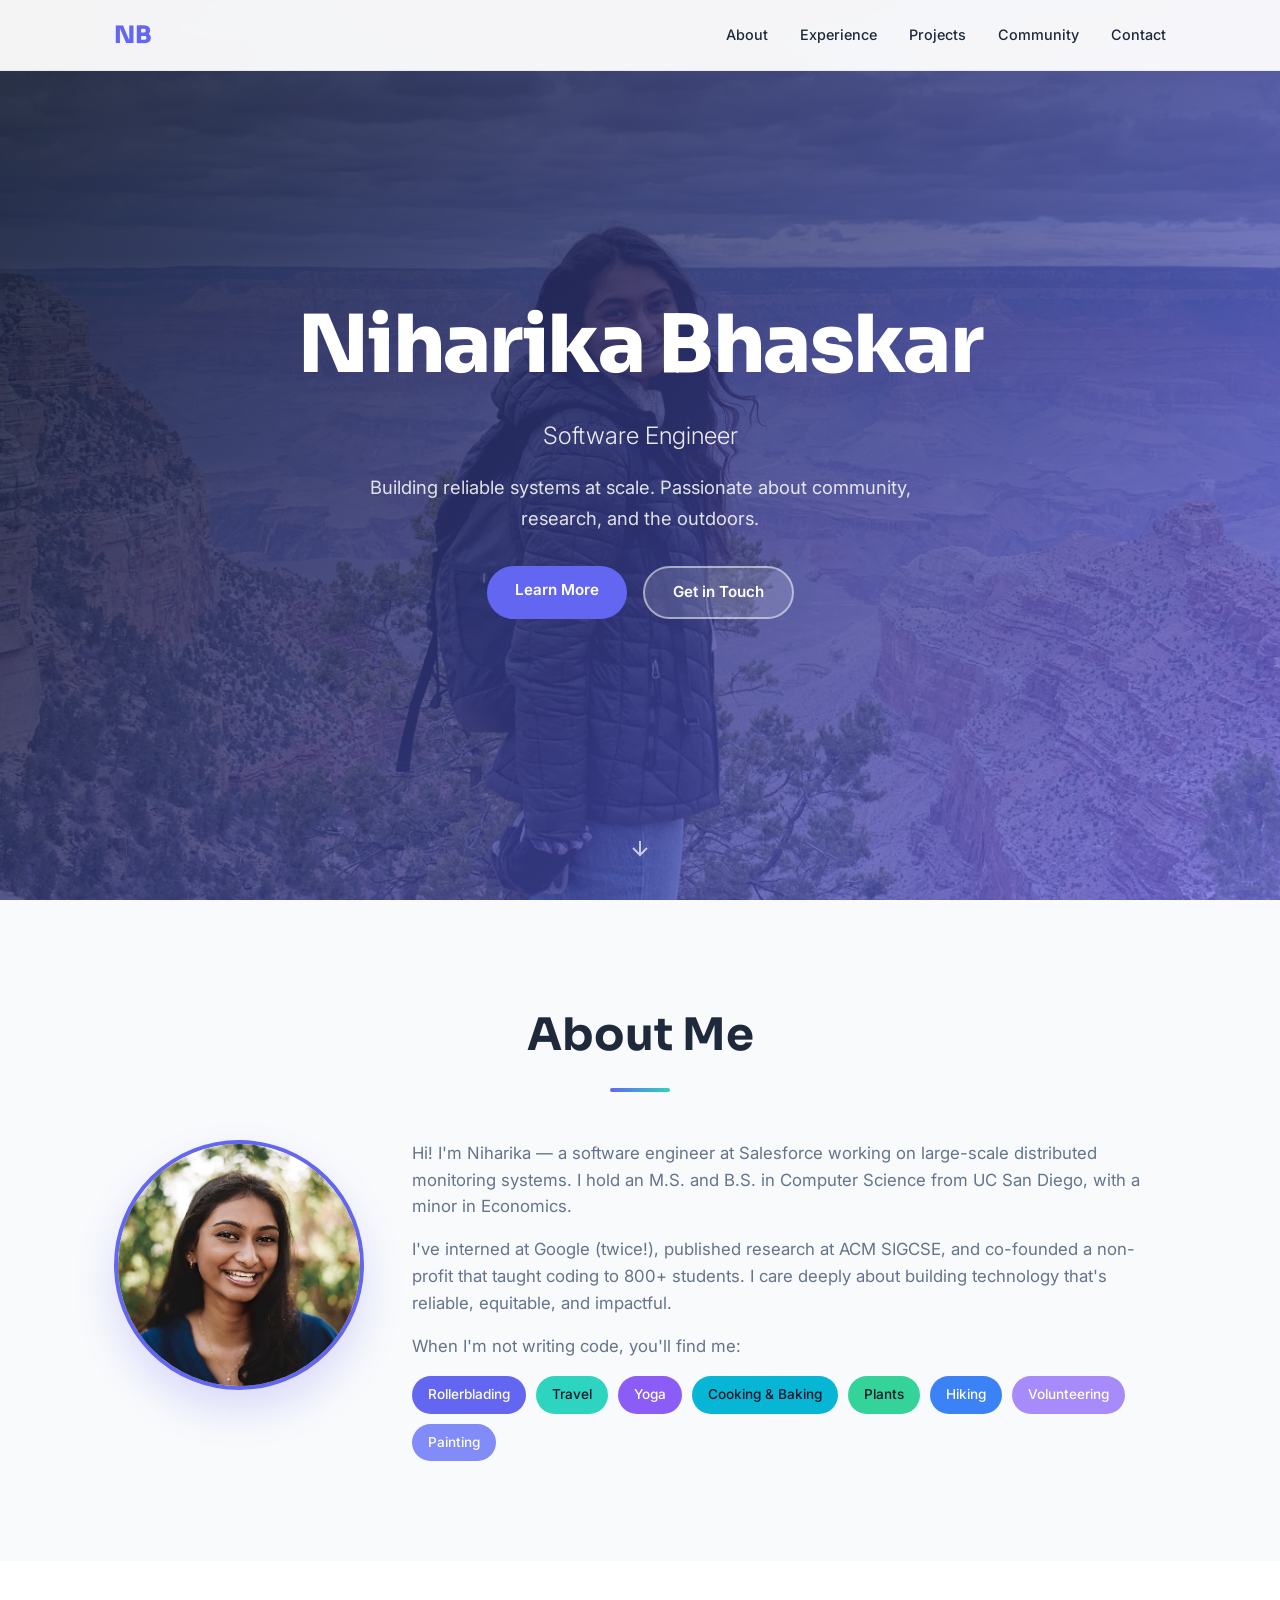
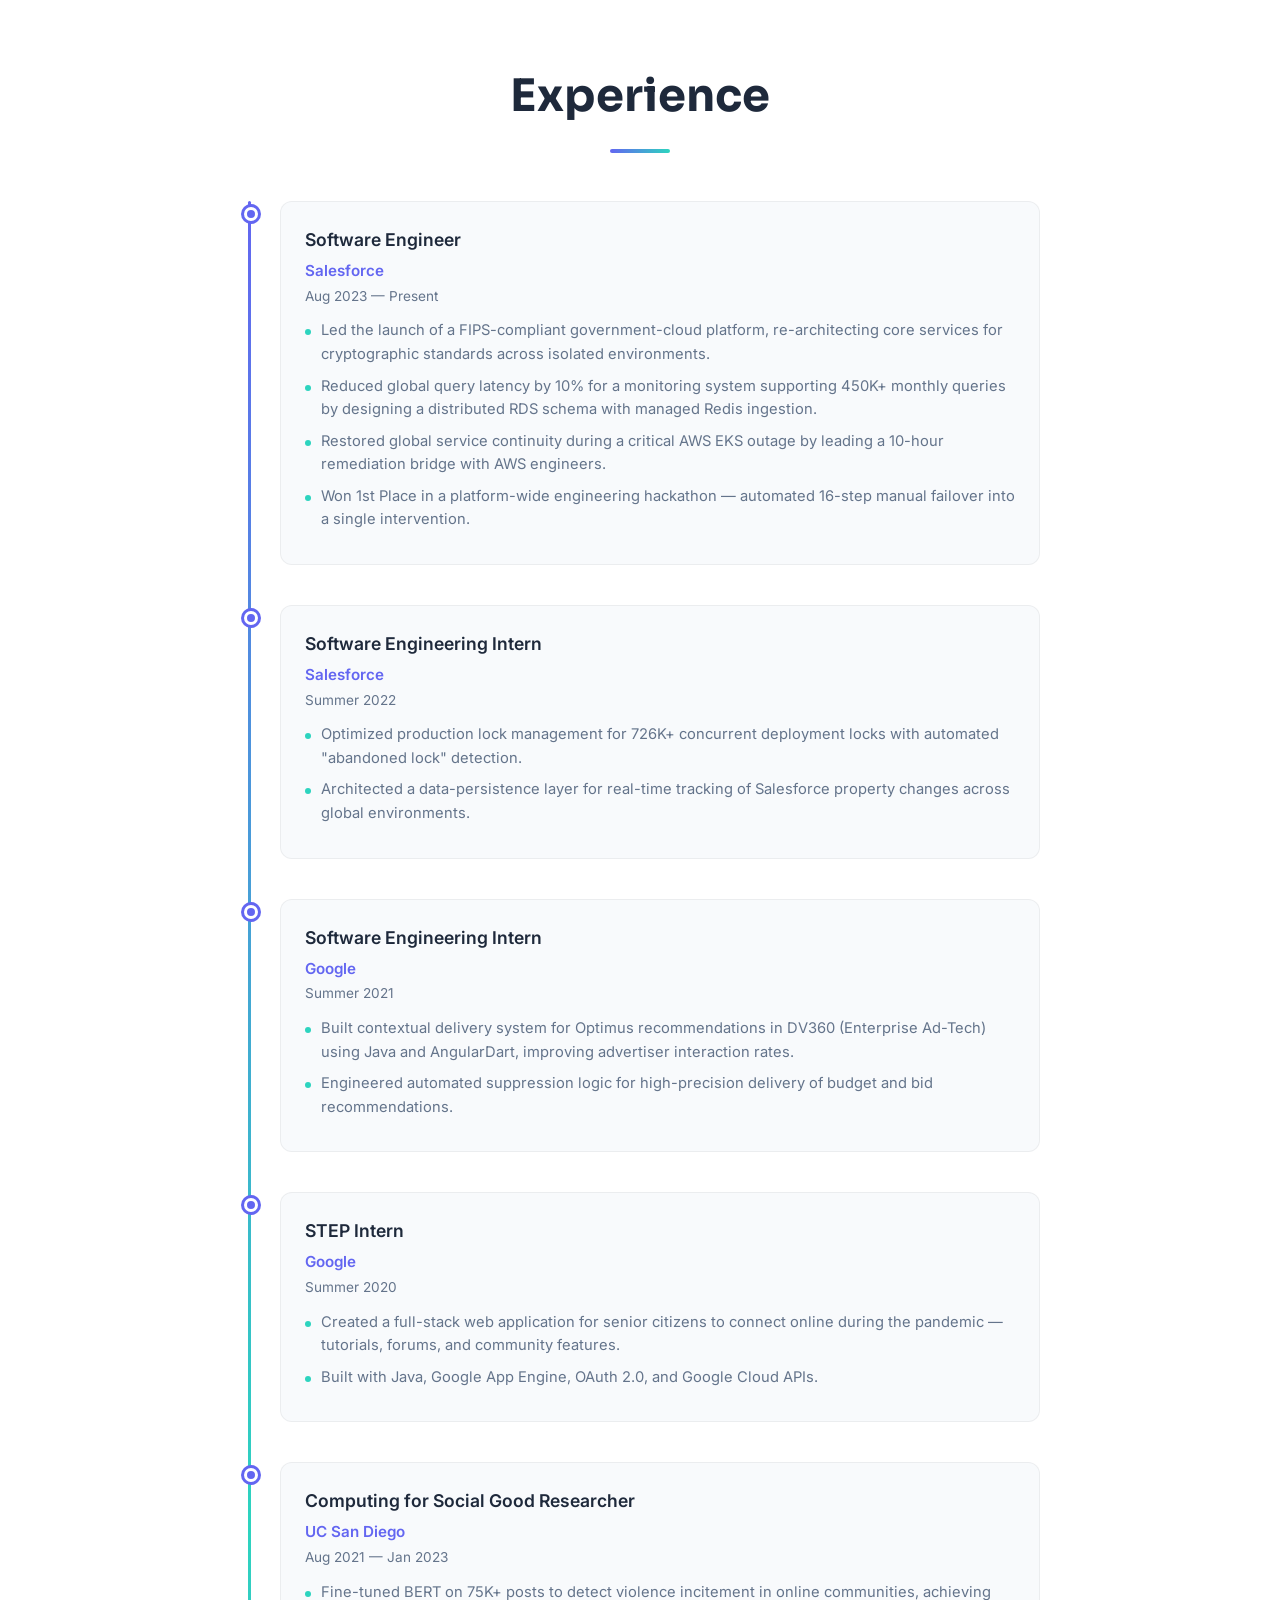
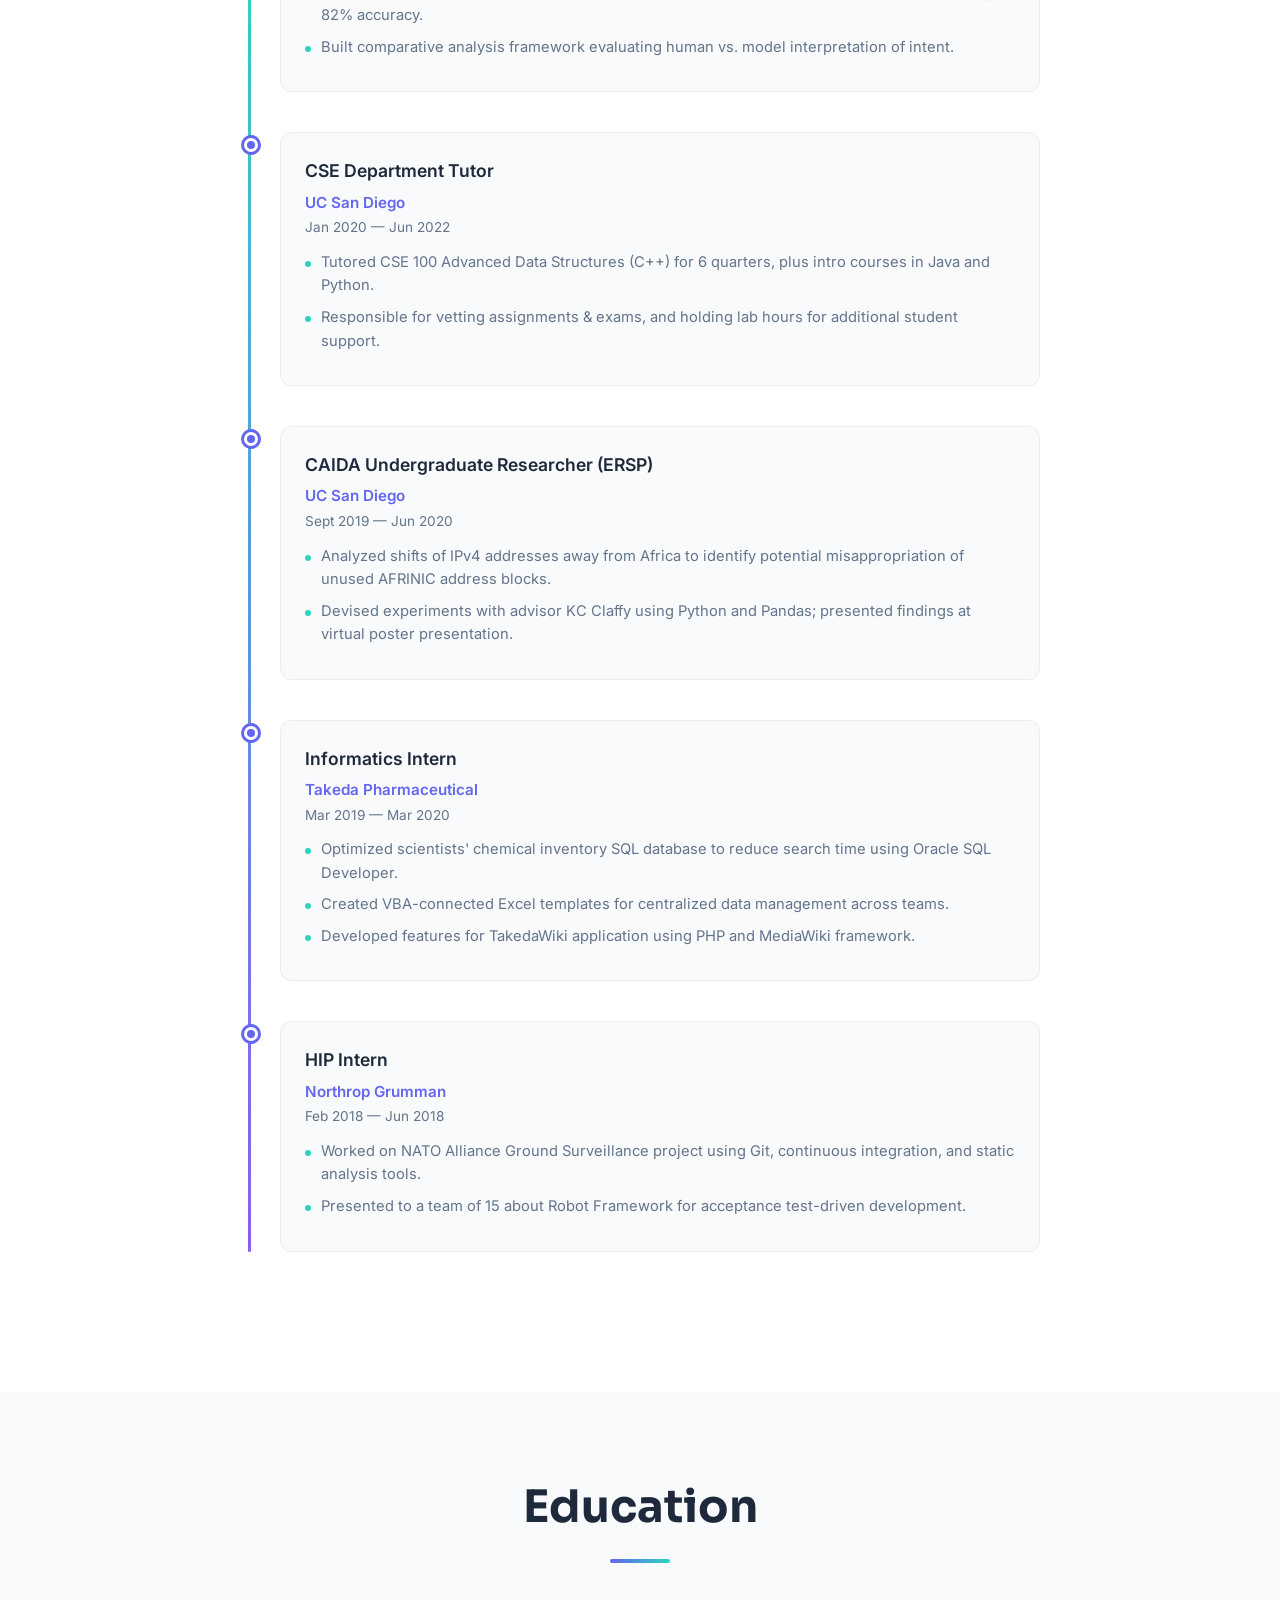
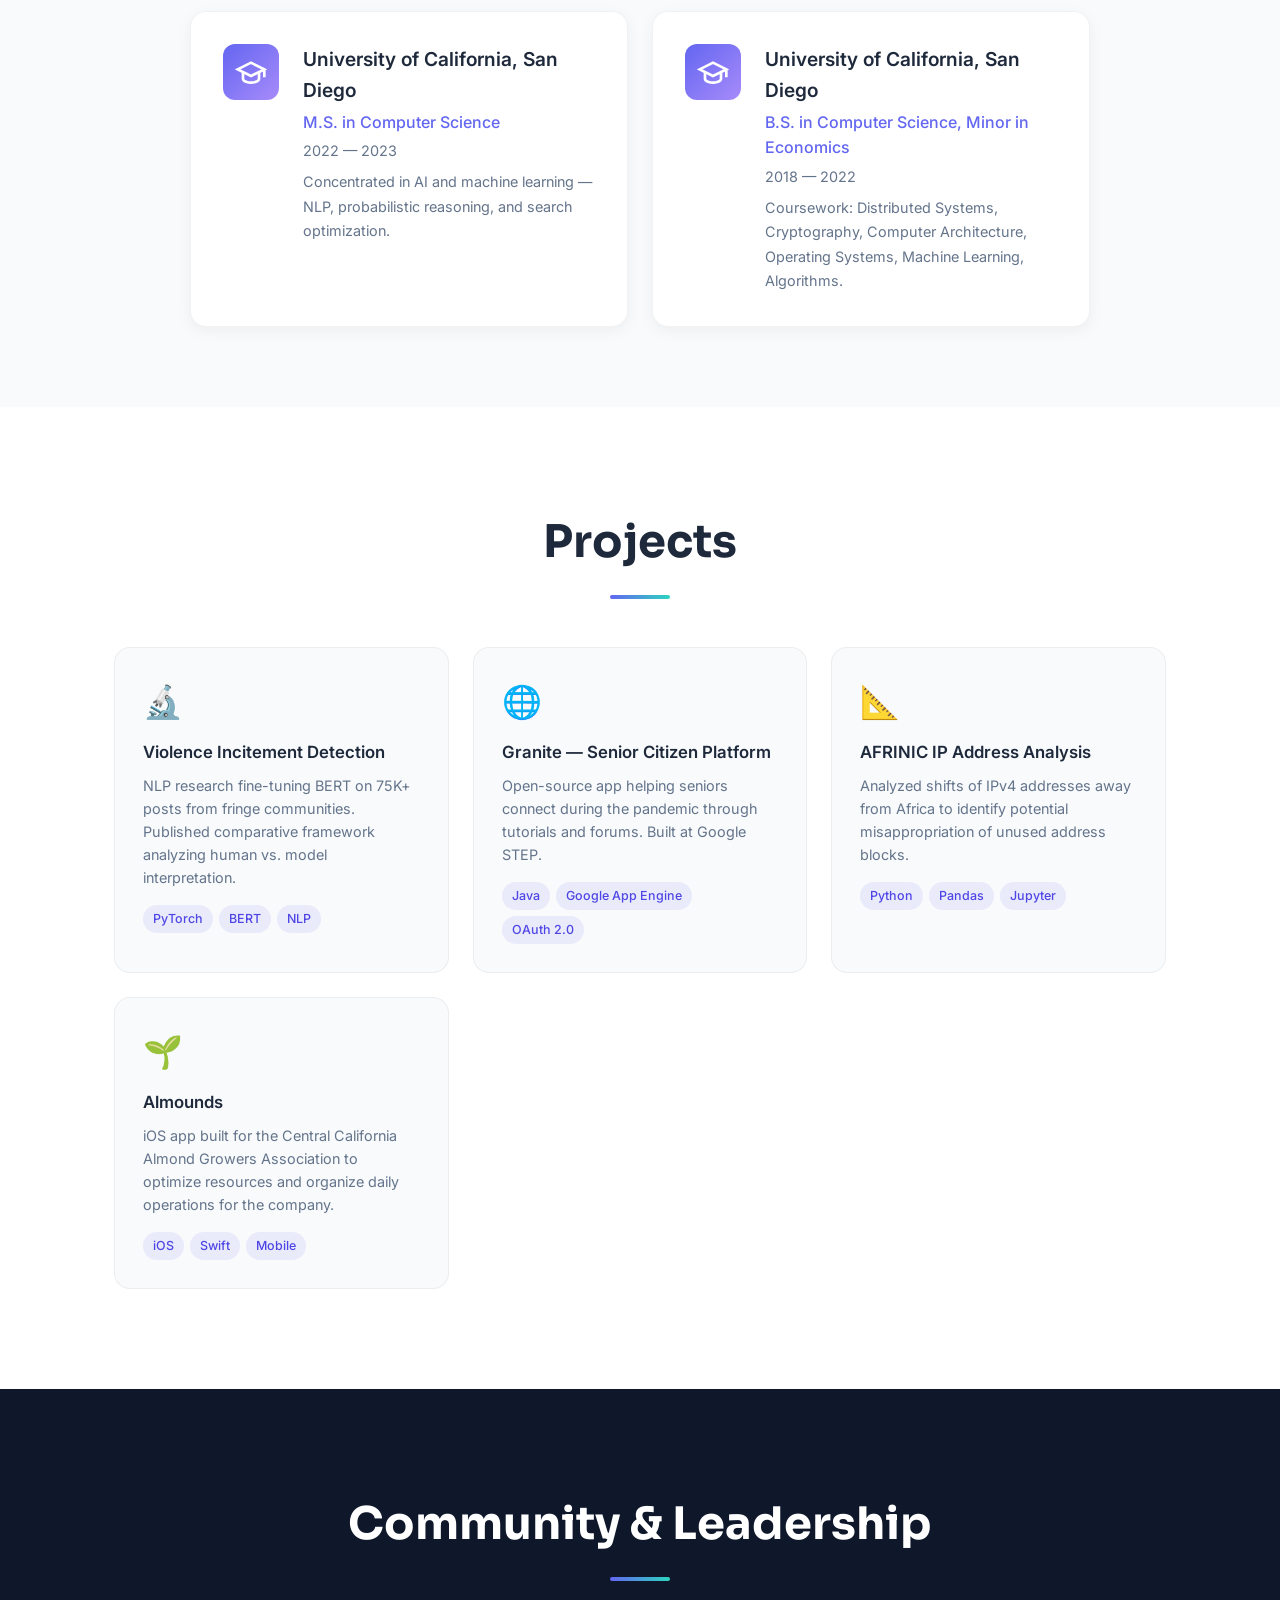
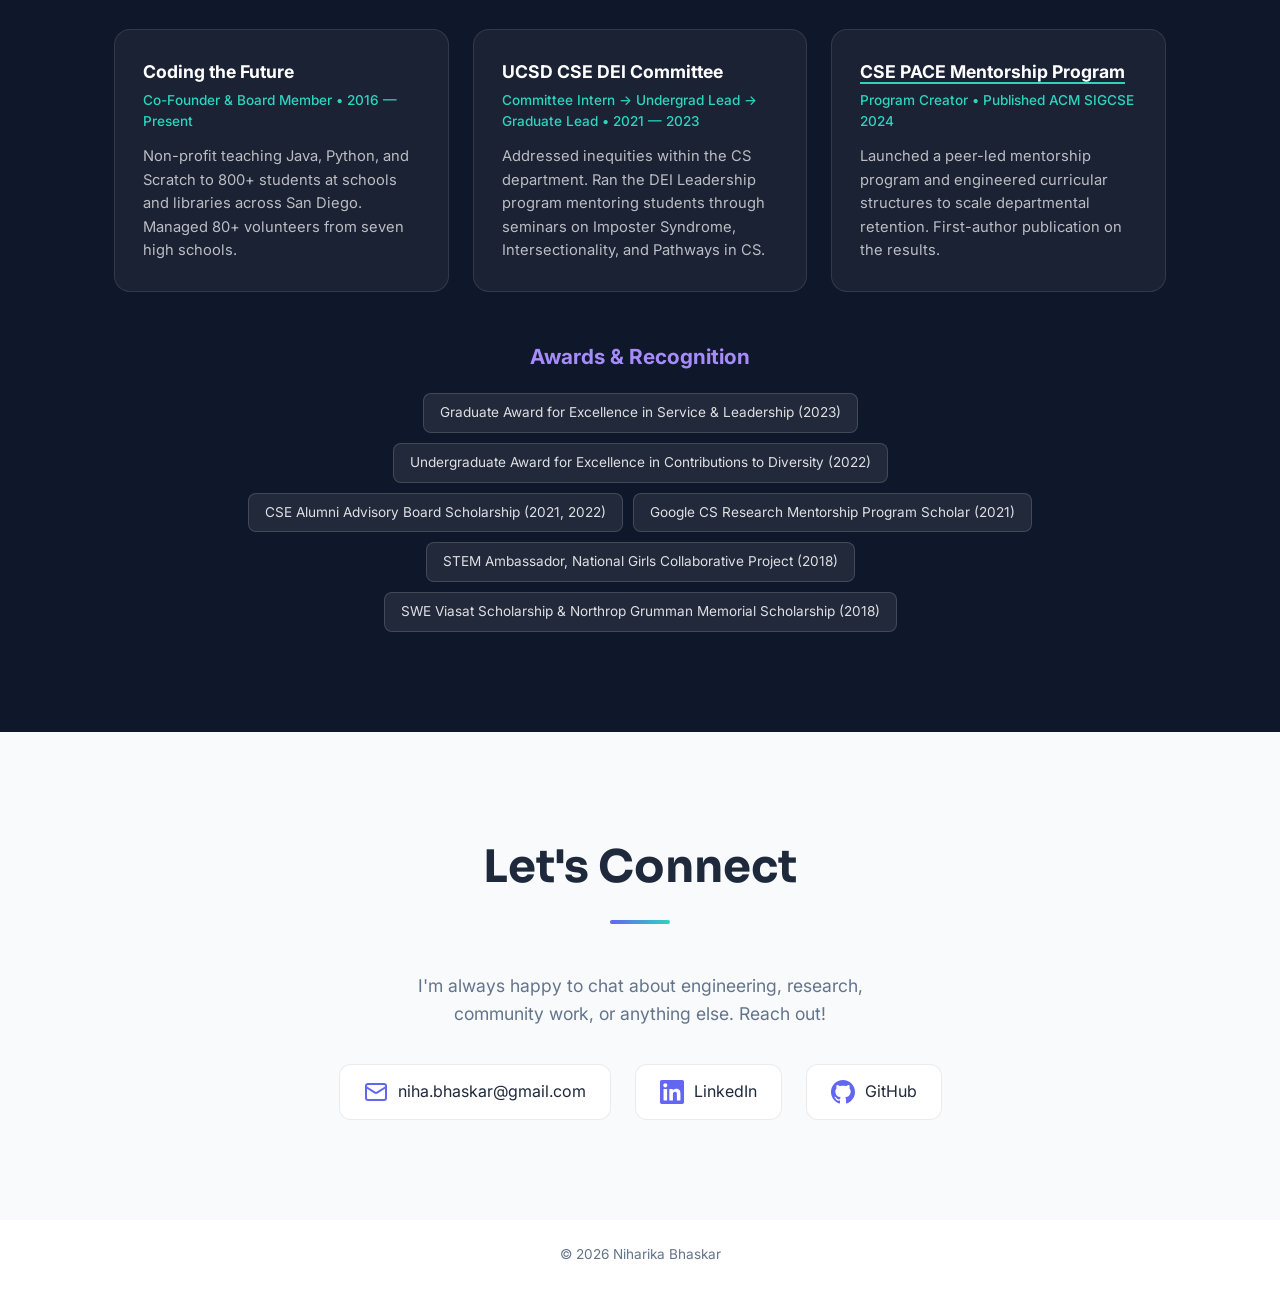
<file: index.html>
<!DOCTYPE html>
<html lang="en">
<head>
    <meta charset="UTF-8">
    <meta name="viewport" content="width=device-width, initial-scale=1.0">
    <title>Niharika Bhaskar — Software Engineer</title>
    <meta name="description" content="Niharika Bhaskar — Software Engineer building reliable systems at scale. UCSD CS grad, Google & Salesforce alum.">

    <!-- Open Graph (LinkedIn, Twitter, iMessage link previews) -->
    <meta property="og:title" content="Niharika Bhaskar — Software Engineer">
    <meta property="og:description" content="Software Engineer at Salesforce. UCSD CS grad (M.S. + B.S.), Google alum, published researcher, and community builder.">
    <meta property="og:image" content="https://nihabhaskar.github.io/headshot.jpg">
    <meta property="og:url" content="https://nihabhaskar.github.io">
    <meta property="og:type" content="website">
    <meta name="twitter:card" content="summary">
    <meta name="twitter:title" content="Niharika Bhaskar — Software Engineer">
    <meta name="twitter:description" content="Software Engineer at Salesforce. UCSD CS grad, Google alum, published researcher.">
    <meta name="twitter:image" content="https://nihabhaskar.github.io/headshot.jpg">

    <!-- Structured data for Google -->
    <script type="application/ld+json">
    {
        "@context": "https://schema.org",
        "@type": "Person",
        "name": "Niharika Bhaskar",
        "jobTitle": "Software Engineer",
        "worksFor": {"@type": "Organization", "name": "Salesforce"},
        "alumniOf": {"@type": "CollegeOrUniversity", "name": "University of California, San Diego"},
        "url": "https://nihabhaskar.github.io",
        "sameAs": [
            "https://www.linkedin.com/in/niharika-bhaskar",
            "https://github.com/nihabhaskar"
        ]
    }
    </script>

    <link rel="canonical" href="https://nihabhaskar.github.io/">
    <link rel="preconnect" href="https://fonts.googleapis.com">
    <link rel="preconnect" href="https://fonts.gstatic.com" crossorigin>
    <link href="https://fonts.googleapis.com/css2?family=Inter:wght@300;400;500;600;700&family=Sora:wght@600;700;800&display=swap" rel="stylesheet">
    <link rel="stylesheet" href="styles.css">
</head>
<body>
    <nav class="nav" id="nav">
        <div class="nav-inner">
            <a href="#hero" class="nav-logo">NB</a>
            <ul class="nav-links">
                <li><a href="#about">About</a></li>
                <li><a href="#experience">Experience</a></li>
                <li><a href="#projects">Projects</a></li>
                <li><a href="#community">Community</a></li>
                <li><a href="#contact">Contact</a></li>
            </ul>
        </div>
    </nav>

    <section class="hero" id="hero">
        <div class="hero-overlay"></div>
        <div class="hero-content">
            <h1 class="hero-name">Niharika Bhaskar</h1>
            <p class="hero-title">Software Engineer</p>
            <p class="hero-tagline">Building reliable systems at scale. Passionate about community, research, and the outdoors.</p>
            <div class="hero-links">
                <a href="#about" class="btn btn-primary">Learn More</a>
                <a href="#contact" class="btn btn-secondary">Get in Touch</a>
            </div>
        </div>
        <a href="#about" class="scroll-indicator" aria-label="Scroll down">
            <svg width="24" height="24" viewBox="0 0 24 24" fill="none" stroke="currentColor" stroke-width="2">
                <path d="M12 5v14M5 12l7 7 7-7"/>
            </svg>
        </a>
    </section>

    <section class="about" id="about">
        <div class="container">
            <h2 class="section-title">About Me</h2>
            <div class="about-grid">
                <div class="about-photo">
                    <img src="headshot.jpg" alt="Niharika Bhaskar" class="headshot">
                </div>
                <div class="about-text">
                    <p>Hi! I'm Niharika — a software engineer at Salesforce working on large-scale distributed monitoring systems. I hold an M.S. and B.S. in Computer Science from UC San Diego, with a minor in Economics.</p>
                    <p>I've interned at Google (twice!), published research at ACM SIGCSE, and co-founded a non-profit that taught coding to 800+ students. I care deeply about building technology that's reliable, equitable, and impactful.</p>
                    <p>When I'm not writing code, you'll find me:</p>
                    <div class="hobbies">
                        <span class="hobby-pill">Rollerblading</span>
                        <span class="hobby-pill">Travel</span>
                        <span class="hobby-pill">Yoga</span>
                        <span class="hobby-pill">Cooking & Baking</span>
                        <span class="hobby-pill">Plants</span>
                        <span class="hobby-pill">Hiking</span>
                        <span class="hobby-pill">Volunteering</span>
                        <span class="hobby-pill">Painting</span>
                    </div>
                </div>
            </div>
        </div>
    </section>

    <section class="experience" id="experience">
        <div class="container">
            <h2 class="section-title">Experience</h2>
            <div class="timeline">
                <div class="timeline-item">
                    <div class="timeline-marker"></div>
                    <div class="timeline-content">
                        <div class="timeline-header">
                            <h3>Software Engineer</h3>
                            <span class="timeline-company">Salesforce</span>
                            <span class="timeline-date">Aug 2023 — Present</span>
                        </div>
                        <ul class="timeline-details">
                            <li>Led the launch of a FIPS-compliant government-cloud platform, re-architecting core services for cryptographic standards across isolated environments.</li>
                            <li>Reduced global query latency by 10% for a monitoring system supporting 450K+ monthly queries by designing a distributed RDS schema with managed Redis ingestion.</li>
                            <li>Restored global service continuity during a critical AWS EKS outage by leading a 10-hour remediation bridge with AWS engineers.</li>
                            <li>Won 1st Place in a platform-wide engineering hackathon — automated 16-step manual failover into a single intervention.</li>
                        </ul>
                    </div>
                </div>

                <div class="timeline-item">
                    <div class="timeline-marker"></div>
                    <div class="timeline-content">
                        <div class="timeline-header">
                            <h3>Software Engineering Intern</h3>
                            <span class="timeline-company">Salesforce</span>
                            <span class="timeline-date">Summer 2022</span>
                        </div>
                        <ul class="timeline-details">
                            <li>Optimized production lock management for 726K+ concurrent deployment locks with automated "abandoned lock" detection.</li>
                            <li>Architected a data-persistence layer for real-time tracking of Salesforce property changes across global environments.</li>
                        </ul>
                    </div>
                </div>

                <div class="timeline-item">
                    <div class="timeline-marker"></div>
                    <div class="timeline-content">
                        <div class="timeline-header">
                            <h3>Software Engineering Intern</h3>
                            <span class="timeline-company">Google</span>
                            <span class="timeline-date">Summer 2021</span>
                        </div>
                        <ul class="timeline-details">
                            <li>Built contextual delivery system for Optimus recommendations in DV360 (Enterprise Ad-Tech) using Java and AngularDart, improving advertiser interaction rates.</li>
                            <li>Engineered automated suppression logic for high-precision delivery of budget and bid recommendations.</li>
                        </ul>
                    </div>
                </div>

                <div class="timeline-item">
                    <div class="timeline-marker"></div>
                    <div class="timeline-content">
                        <div class="timeline-header">
                            <h3>STEP Intern</h3>
                            <span class="timeline-company">Google</span>
                            <span class="timeline-date">Summer 2020</span>
                        </div>
                        <ul class="timeline-details">
                            <li>Created a full-stack web application for senior citizens to connect online during the pandemic — tutorials, forums, and community features.</li>
                            <li>Built with Java, Google App Engine, OAuth 2.0, and Google Cloud APIs.</li>
                        </ul>
                    </div>
                </div>

                <div class="timeline-item">
                    <div class="timeline-marker"></div>
                    <div class="timeline-content">
                        <div class="timeline-header">
                            <h3>Computing for Social Good Researcher</h3>
                            <span class="timeline-company">UC San Diego</span>
                            <span class="timeline-date">Aug 2021 — Jan 2023</span>
                        </div>
                        <ul class="timeline-details">
                            <li>Fine-tuned BERT on 75K+ posts to detect violence incitement in online communities, achieving 82% accuracy.</li>
                            <li>Built comparative analysis framework evaluating human vs. model interpretation of intent.</li>
                        </ul>
                    </div>
                </div>

                <div class="timeline-item">
                    <div class="timeline-marker"></div>
                    <div class="timeline-content">
                        <div class="timeline-header">
                            <h3>CSE Department Tutor</h3>
                            <span class="timeline-company">UC San Diego</span>
                            <span class="timeline-date">Jan 2020 — Jun 2022</span>
                        </div>
                        <ul class="timeline-details">
                            <li>Tutored CSE 100 Advanced Data Structures (C++) for 6 quarters, plus intro courses in Java and Python.</li>
                            <li>Responsible for vetting assignments & exams, and holding lab hours for additional student support.</li>
                        </ul>
                    </div>
                </div>

                <div class="timeline-item">
                    <div class="timeline-marker"></div>
                    <div class="timeline-content">
                        <div class="timeline-header">
                            <h3>CAIDA Undergraduate Researcher (ERSP)</h3>
                            <span class="timeline-company">UC San Diego</span>
                            <span class="timeline-date">Sept 2019 — Jun 2020</span>
                        </div>
                        <ul class="timeline-details">
                            <li>Analyzed shifts of IPv4 addresses away from Africa to identify potential misappropriation of unused AFRINIC address blocks.</li>
                            <li>Devised experiments with advisor KC Claffy using Python and Pandas; presented findings at virtual poster presentation.</li>
                        </ul>
                    </div>
                </div>

                <div class="timeline-item">
                    <div class="timeline-marker"></div>
                    <div class="timeline-content">
                        <div class="timeline-header">
                            <h3>Informatics Intern</h3>
                            <span class="timeline-company">Takeda Pharmaceutical</span>
                            <span class="timeline-date">Mar 2019 — Mar 2020</span>
                        </div>
                        <ul class="timeline-details">
                            <li>Optimized scientists' chemical inventory SQL database to reduce search time using Oracle SQL Developer.</li>
                            <li>Created VBA-connected Excel templates for centralized data management across teams.</li>
                            <li>Developed features for TakedaWiki application using PHP and MediaWiki framework.</li>
                        </ul>
                    </div>
                </div>

                <div class="timeline-item">
                    <div class="timeline-marker"></div>
                    <div class="timeline-content">
                        <div class="timeline-header">
                            <h3>HIP Intern</h3>
                            <span class="timeline-company">Northrop Grumman</span>
                            <span class="timeline-date">Feb 2018 — Jun 2018</span>
                        </div>
                        <ul class="timeline-details">
                            <li>Worked on NATO Alliance Ground Surveillance project using Git, continuous integration, and static analysis tools.</li>
                            <li>Presented to a team of 15 about Robot Framework for acceptance test-driven development.</li>
                        </ul>
                    </div>
                </div>
            </div>
        </div>
    </section>

    <section class="education" id="education">
        <div class="container">
            <h2 class="section-title">Education</h2>
            <div class="edu-cards">
                <div class="edu-card">
                    <div class="edu-icon">
                        <svg width="32" height="32" viewBox="0 0 24 24" fill="none" stroke="currentColor" stroke-width="2">
                            <path d="M22 10v6M2 10l10-5 10 5-10 5z"/><path d="M6 12v5c0 2 4 3 6 3s6-1 6-3v-5"/>
                        </svg>
                    </div>
                    <div class="edu-details">
                        <h3>University of California, San Diego</h3>
                        <p class="edu-degree">M.S. in Computer Science</p>
                        <p class="edu-date">2022 — 2023</p>
                        <p class="edu-highlights">Concentrated in AI and machine learning — NLP, probabilistic reasoning, and search optimization.</p>
                    </div>
                </div>
                <div class="edu-card">
                    <div class="edu-icon">
                        <svg width="32" height="32" viewBox="0 0 24 24" fill="none" stroke="currentColor" stroke-width="2">
                            <path d="M22 10v6M2 10l10-5 10 5-10 5z"/><path d="M6 12v5c0 2 4 3 6 3s6-1 6-3v-5"/>
                        </svg>
                    </div>
                    <div class="edu-details">
                        <h3>University of California, San Diego</h3>
                        <p class="edu-degree">B.S. in Computer Science, Minor in Economics</p>
                        <p class="edu-date">2018 — 2022</p>
                        <p class="edu-highlights">Coursework: Distributed Systems, Cryptography, Computer Architecture, Operating Systems, Machine Learning, Algorithms.</p>
                    </div>
                </div>
            </div>
        </div>
    </section>

    <section class="projects" id="projects">
        <div class="container">
            <h2 class="section-title">Projects</h2>
            <div class="projects-grid">
                <div class="project-card">
                    <div class="project-icon">&#128300;</div>
                    <h3>Violence Incitement Detection</h3>
                    <p>NLP research fine-tuning BERT on 75K+ posts from fringe communities. Published comparative framework analyzing human vs. model interpretation.</p>
                    <div class="project-tags">
                        <span>PyTorch</span><span>BERT</span><span>NLP</span>
                    </div>
                </div>
                <div class="project-card">
                    <div class="project-icon">&#127760;</div>
                    <h3>Granite — Senior Citizen Platform</h3>
                    <p>Open-source app helping seniors connect during the pandemic through tutorials and forums. Built at Google STEP.</p>
                    <div class="project-tags">
                        <span>Java</span><span>Google App Engine</span><span>OAuth 2.0</span>
                    </div>
                </div>
                <a href="https://www.caida.org/catalog/media/2020_investigation_theft_afrinic_ipv4_esrp/investigation_theft_afrinic_ipv4_esrp.pdf" target="_blank" class="project-card project-card-link">
                    <div class="project-icon">&#128208;</div>
                    <h3>AFRINIC IP Address Analysis</h3>
                    <p>Analyzed shifts of IPv4 addresses away from Africa to identify potential misappropriation of unused address blocks.</p>
                    <div class="project-tags">
                        <span>Python</span><span>Pandas</span><span>Jupyter</span>
                    </div>
                </a>
                <a href="https://github.com/nihabhaskar/Almounds" target="_blank" class="project-card project-card-link">
                    <div class="project-icon">&#127793;</div>
                    <h3>Almounds</h3>
                    <p>iOS app built for the Central California Almond Growers Association to optimize resources and organize daily operations for the company.</p>
                    <div class="project-tags">
                        <span>iOS</span><span>Swift</span><span>Mobile</span>
                    </div>
                </a>
            </div>
        </div>
    </section>

    <section class="community" id="community">
        <div class="container">
            <h2 class="section-title">Community & Leadership</h2>
            <div class="community-grid">
                <div class="community-card">
                    <h3>Coding the Future</h3>
                    <p class="community-role">Co-Founder & Board Member &bull; 2016 — Present</p>
                    <p>Non-profit teaching Java, Python, and Scratch to 800+ students at schools and libraries across San Diego. Managed 80+ volunteers from seven high schools.</p>
                </div>
                <div class="community-card">
                    <h3>UCSD CSE DEI Committee</h3>
                    <p class="community-role">Committee Intern → Undergrad Lead → Graduate Lead &bull; 2021 — 2023</p>
                    <p>Addressed inequities within the CS department. Ran the DEI Leadership program mentoring students through seminars on Imposter Syndrome, Intersectionality, and Pathways in CS.</p>
                </div>
                <div class="community-card">
                    <h3><a href="https://csepace.ucsd.edu/" target="_blank" class="community-link">CSE PACE Mentorship Program</a></h3>
                    <p class="community-role">Program Creator &bull; Published ACM SIGCSE 2024</p>
                    <p>Launched a peer-led mentorship program and engineered curricular structures to scale departmental retention. First-author publication on the results.</p>
                </div>
            </div>
            <div class="awards">
                <h3>Awards & Recognition</h3>
                <div class="awards-list">
                    <a href="https://cse.ucsd.edu/about/news/hats-cses-graduating-class-2023" target="_blank" class="award-item award-link">Graduate Award for Excellence in Service & Leadership (2023)</a>
                    <a href="https://cse.ucsd.edu/undergraduate/cse-undergraduate-student-awards" target="_blank" class="award-item award-link">Undergraduate Award for Excellence in Contributions to Diversity (2022)</a>
                    <span class="award-item">CSE Alumni Advisory Board Scholarship (2021, 2022)</span>
                    <span class="award-item">Google CS Research Mentorship Program Scholar (2021)</span>
                    <span class="award-item">STEM Ambassador, National Girls Collaborative Project (2018)</span>
                    <span class="award-item">SWE Viasat Scholarship & Northrop Grumman Memorial Scholarship (2018)</span>
                </div>
            </div>
        </div>
    </section>

    <section class="contact" id="contact">
        <div class="container">
            <h2 class="section-title">Let's Connect</h2>
            <p class="contact-intro">I'm always happy to chat about engineering, research, community work, or anything else. Reach out!</p>
            <div class="contact-links">
                <a href="mailto:niha.bhaskar@gmail.com" class="contact-item">
                    <svg width="24" height="24" viewBox="0 0 24 24" fill="none" stroke="currentColor" stroke-width="2">
                        <rect x="2" y="4" width="20" height="16" rx="2"/><path d="m22 7-8.97 5.7a1.94 1.94 0 0 1-2.06 0L2 7"/>
                    </svg>
                    <span>niha.bhaskar@gmail.com</span>
                </a>
                <a href="https://www.linkedin.com/in/niharika-bhaskar" target="_blank" class="contact-item">
                    <svg width="24" height="24" viewBox="0 0 24 24" fill="currentColor">
                        <path d="M20.447 20.452h-3.554v-5.569c0-1.328-.027-3.037-1.852-3.037-1.853 0-2.136 1.445-2.136 2.939v5.667H9.351V9h3.414v1.561h.046c.477-.9 1.637-1.85 3.37-1.85 3.601 0 4.267 2.37 4.267 5.455v6.286zM5.337 7.433c-1.144 0-2.063-.926-2.063-2.065 0-1.138.92-2.063 2.063-2.063 1.14 0 2.064.925 2.064 2.063 0 1.139-.925 2.065-2.064 2.065zm1.782 13.019H3.555V9h3.564v11.452zM22.225 0H1.771C.792 0 0 .774 0 1.729v20.542C0 23.227.792 24 1.771 24h20.451C23.2 24 24 23.227 24 22.271V1.729C24 .774 23.2 0 22.222 0h.003z"/>
                    </svg>
                    <span>LinkedIn</span>
                </a>
                <a href="https://github.com/nihabhaskar" target="_blank" class="contact-item">
                    <svg width="24" height="24" viewBox="0 0 24 24" fill="currentColor">
                        <path d="M12 0c-6.626 0-12 5.373-12 12 0 5.302 3.438 9.8 8.207 11.387.599.111.793-.261.793-.577v-2.234c-3.338.726-4.033-1.416-4.033-1.416-.546-1.387-1.333-1.756-1.333-1.756-1.089-.745.083-.729.083-.729 1.205.084 1.839 1.237 1.839 1.237 1.07 1.834 2.807 1.304 3.492.997.107-.775.418-1.305.762-1.604-2.665-.305-5.467-1.334-5.467-5.931 0-1.311.469-2.381 1.236-3.221-.124-.303-.535-1.524.117-3.176 0 0 1.008-.322 3.301 1.23.957-.266 1.983-.399 3.003-.404 1.02.005 2.047.138 3.006.404 2.291-1.552 3.297-1.23 3.297-1.23.653 1.653.242 2.874.118 3.176.77.84 1.235 1.911 1.235 3.221 0 4.609-2.807 5.624-5.479 5.921.43.372.823 1.102.823 2.222v3.293c0 .319.192.694.801.576 4.765-1.589 8.199-6.086 8.199-11.386 0-6.627-5.373-12-12-12z"/>
                    </svg>
                    <span>GitHub</span>
                </a>
            </div>
        </div>
    </section>

    <footer class="footer">
        <p>&copy; 2026 Niharika Bhaskar</p>
    </footer>

    <script src="script.js"></script>
</body>
</html>
</file>
<file: styles.css>
:root {
    --color-primary: #6366F1;
    --color-primary-dark: #4F46E5;
    --color-secondary: #0F172A;
    --color-accent-teal: #2DD4BF;
    --color-accent-yellow: #A78BFA;
    --color-accent-purple: #8B5CF6;
    --color-accent-pink: #06B6D4;
    --color-text: #1E293B;
    --color-text-light: #64748B;
    --color-bg: #FFFFFF;
    --color-bg-alt: #F8FAFC;
    --color-bg-dark: #0F172A;
    --font-body: 'Inter', -apple-system, BlinkMacSystemFont, sans-serif;
    --font-display: 'Sora', sans-serif;
}

* {
    margin: 0;
    padding: 0;
    box-sizing: border-box;
}

html {
    scroll-behavior: smooth;
    scroll-padding-top: 80px;
}

body {
    font-family: var(--font-body);
    color: var(--color-text);
    line-height: 1.6;
    overflow-x: hidden;
}

.container {
    max-width: 1100px;
    margin: 0 auto;
    padding: 0 24px;
}

/* NAV */
.nav {
    position: fixed;
    top: 0;
    left: 0;
    right: 0;
    z-index: 1000;
    background: rgba(255, 255, 255, 0.95);
    backdrop-filter: blur(10px);
    border-bottom: 1px solid rgba(0, 0, 0, 0.05);
    transition: transform 0.3s ease;
}

.nav-inner {
    max-width: 1100px;
    margin: 0 auto;
    padding: 16px 24px;
    display: flex;
    justify-content: space-between;
    align-items: center;
}

.nav-logo {
    font-family: var(--font-display);
    font-weight: 800;
    font-size: 1.5rem;
    color: var(--color-primary);
    text-decoration: none;
}

.nav-links {
    display: flex;
    list-style: none;
    gap: 32px;
}

.nav-links a {
    text-decoration: none;
    color: var(--color-text);
    font-weight: 500;
    font-size: 0.9rem;
    transition: color 0.2s;
}

.nav-links a:hover {
    color: var(--color-primary);
}

/* HERO */
.hero {
    position: relative;
    min-height: 100vh;
    display: flex;
    align-items: center;
    justify-content: center;
    background: url('hero-bg.jpg') center/cover no-repeat;
    text-align: center;
    color: white;
}

.hero-overlay {
    position: absolute;
    inset: 0;
    background: linear-gradient(
        135deg,
        rgba(15, 23, 42, 0.88) 0%,
        rgba(99, 102, 241, 0.7) 100%
    );
}

.hero-content {
    position: relative;
    z-index: 1;
    padding: 24px;
}

.hero-name {
    font-family: var(--font-display);
    font-size: clamp(2.5rem, 8vw, 5rem);
    font-weight: 800;
    margin-bottom: 8px;
    letter-spacing: -0.02em;
}

.hero-title {
    font-size: clamp(1.2rem, 3vw, 1.5rem);
    font-weight: 300;
    opacity: 0.9;
    margin-bottom: 16px;
}

.hero-tagline {
    font-size: clamp(1rem, 2vw, 1.15rem);
    max-width: 550px;
    margin: 0 auto 32px;
    opacity: 0.85;
    line-height: 1.7;
}

.hero-links {
    display: flex;
    gap: 16px;
    justify-content: center;
    flex-wrap: wrap;
}

.btn {
    display: inline-block;
    padding: 12px 28px;
    border-radius: 50px;
    text-decoration: none;
    font-weight: 600;
    font-size: 0.95rem;
    transition: transform 0.2s, box-shadow 0.2s;
}

.btn:hover {
    transform: translateY(-2px);
    box-shadow: 0 8px 25px rgba(0, 0, 0, 0.15);
}

.btn-primary {
    background: var(--color-primary);
    color: white;
}

.btn-secondary {
    background: rgba(255, 255, 255, 0.15);
    color: white;
    border: 2px solid rgba(255, 255, 255, 0.5);
}

.scroll-indicator {
    position: absolute;
    bottom: 32px;
    left: 50%;
    transform: translateX(-50%);
    color: white;
    opacity: 0.7;
    animation: bounce 2s infinite;
}

@keyframes bounce {
    0%, 100% { transform: translateX(-50%) translateY(0); }
    50% { transform: translateX(-50%) translateY(8px); }
}

/* SECTIONS */
section {
    padding: 100px 0;
}

.section-title {
    font-family: var(--font-display);
    font-size: clamp(2rem, 5vw, 2.8rem);
    font-weight: 700;
    margin-bottom: 48px;
    text-align: center;
    position: relative;
}

.section-title::after {
    content: '';
    display: block;
    width: 60px;
    height: 4px;
    background: linear-gradient(90deg, var(--color-primary), var(--color-accent-teal));
    margin: 16px auto 0;
    border-radius: 2px;
}

/* ABOUT */
.about {
    background: var(--color-bg-alt);
}

.about-grid {
    display: grid;
    grid-template-columns: 250px 1fr;
    gap: 48px;
    align-items: start;
}

.headshot {
    width: 250px;
    height: 250px;
    border-radius: 50%;
    object-fit: cover;
    border: 4px solid var(--color-primary);
    box-shadow: 0 20px 40px rgba(99, 102, 241, 0.2);
}

.about-text p {
    margin-bottom: 16px;
    font-size: 1.05rem;
    color: var(--color-text-light);
}

.hobbies {
    display: flex;
    flex-wrap: wrap;
    gap: 10px;
    margin-top: 8px;
}

.hobby-pill {
    display: inline-block;
    padding: 8px 16px;
    border-radius: 50px;
    font-size: 0.85rem;
    font-weight: 500;
    color: white;
    transition: transform 0.2s;
}

.hobby-pill:hover {
    transform: scale(1.05);
}

.hobby-pill:nth-child(1) { background: var(--color-primary); }
.hobby-pill:nth-child(2) { background: var(--color-accent-teal); color: #0F172A; }
.hobby-pill:nth-child(3) { background: #8B5CF6; }
.hobby-pill:nth-child(4) { background: #06B6D4; color: #0F172A; }
.hobby-pill:nth-child(5) { background: #34D399; color: #0F172A; }
.hobby-pill:nth-child(6) { background: #3B82F6; }
.hobby-pill:nth-child(7) { background: #A78BFA; }
.hobby-pill:nth-child(8) { background: #818CF8; }

/* EXPERIENCE */
.experience {
    background: var(--color-bg);
}

.timeline {
    position: relative;
    max-width: 800px;
    margin: 0 auto;
    padding-left: 40px;
}

.timeline::before {
    content: '';
    position: absolute;
    left: 8px;
    top: 0;
    bottom: 0;
    width: 3px;
    background: linear-gradient(180deg, var(--color-primary), var(--color-accent-teal), var(--color-accent-purple));
    border-radius: 2px;
}

.timeline-item {
    position: relative;
    margin-bottom: 40px;
}

.timeline-marker {
    position: absolute;
    left: -36px;
    top: 6px;
    width: 14px;
    height: 14px;
    border-radius: 50%;
    background: var(--color-primary);
    border: 3px solid white;
    box-shadow: 0 0 0 3px var(--color-primary);
}

.timeline-content {
    background: var(--color-bg-alt);
    border-radius: 12px;
    padding: 24px;
    border: 1px solid rgba(0, 0, 0, 0.05);
    transition: transform 0.2s, box-shadow 0.2s;
}

.timeline-content:hover {
    transform: translateY(-2px);
    box-shadow: 0 8px 25px rgba(0, 0, 0, 0.08);
}

.timeline-header h3 {
    font-size: 1.1rem;
    font-weight: 600;
    margin-bottom: 4px;
}

.timeline-company {
    display: inline-block;
    color: var(--color-primary);
    font-weight: 600;
    font-size: 0.95rem;
}

.timeline-date {
    display: block;
    color: var(--color-text-light);
    font-size: 0.85rem;
    margin-top: 2px;
    margin-bottom: 12px;
}

.timeline-details {
    list-style: none;
    padding: 0;
}

.timeline-details li {
    position: relative;
    padding-left: 16px;
    margin-bottom: 8px;
    font-size: 0.92rem;
    color: var(--color-text-light);
    line-height: 1.6;
}

.timeline-details li::before {
    content: '';
    position: absolute;
    left: 0;
    top: 10px;
    width: 6px;
    height: 6px;
    border-radius: 50%;
    background: var(--color-accent-teal);
}

/* EDUCATION */
.education {
    background: var(--color-bg-alt);
    padding: 80px 0;
}

.edu-cards {
    display: grid;
    grid-template-columns: repeat(auto-fit, minmax(300px, 1fr));
    gap: 24px;
    max-width: 900px;
    margin: 0 auto;
}

.edu-card {
    display: flex;
    gap: 24px;
    align-items: start;
    background: white;
    border-radius: 16px;
    padding: 32px;
    border: 1px solid rgba(0, 0, 0, 0.05);
    box-shadow: 0 4px 15px rgba(0, 0, 0, 0.05);
}

.edu-icon {
    flex-shrink: 0;
    width: 56px;
    height: 56px;
    border-radius: 12px;
    background: linear-gradient(135deg, var(--color-primary), var(--color-accent-yellow));
    display: flex;
    align-items: center;
    justify-content: center;
    color: white;
}

.edu-details h3 {
    font-size: 1.2rem;
    font-weight: 600;
    margin-bottom: 4px;
}

.edu-degree {
    color: var(--color-primary);
    font-weight: 500;
    margin-bottom: 4px;
}

.edu-date {
    color: var(--color-text-light);
    font-size: 0.9rem;
    margin-bottom: 8px;
}

.edu-highlights {
    color: var(--color-text-light);
    font-size: 0.9rem;
    line-height: 1.7;
}

/* PROJECTS */
.projects {
    background: var(--color-bg);
}

.projects-grid {
    display: grid;
    grid-template-columns: repeat(auto-fit, minmax(260px, 1fr));
    gap: 24px;
}

.project-card {
    background: var(--color-bg-alt);
    border-radius: 16px;
    padding: 28px;
    border: 1px solid rgba(0, 0, 0, 0.05);
    transition: transform 0.2s, box-shadow 0.2s;
}

.project-card:hover {
    transform: translateY(-4px);
    box-shadow: 0 12px 30px rgba(0, 0, 0, 0.1);
}

.project-card-link {
    text-decoration: none;
    color: inherit;
    display: block;
}

.project-icon {
    font-size: 2rem;
    margin-bottom: 12px;
}

.project-card h3 {
    font-size: 1.05rem;
    font-weight: 600;
    margin-bottom: 8px;
}

.project-card p {
    color: var(--color-text-light);
    font-size: 0.9rem;
    margin-bottom: 16px;
    line-height: 1.6;
}

.project-tags {
    display: flex;
    flex-wrap: wrap;
    gap: 6px;
}

.project-tags span {
    padding: 4px 10px;
    background: rgba(99, 102, 241, 0.1);
    color: var(--color-primary-dark);
    border-radius: 20px;
    font-size: 0.78rem;
    font-weight: 500;
}

.placeholder-card {
    border: 2px dashed rgba(0, 0, 0, 0.1);
    background: transparent;
}

/* COMMUNITY */
.community {
    background: var(--color-bg-dark);
    color: white;
}

.community .section-title {
    color: white;
}

.community-grid {
    display: grid;
    grid-template-columns: repeat(auto-fit, minmax(300px, 1fr));
    gap: 24px;
    margin-bottom: 48px;
}

.community-card {
    background: rgba(255, 255, 255, 0.05);
    border: 1px solid rgba(255, 255, 255, 0.1);
    border-radius: 16px;
    padding: 28px;
    transition: transform 0.2s, background 0.2s;
}

.community-card:hover {
    transform: translateY(-3px);
    background: rgba(255, 255, 255, 0.08);
}

.community-card h3 {
    font-size: 1.1rem;
    margin-bottom: 4px;
}

.community-link {
    color: white;
    text-decoration: none;
    border-bottom: 2px solid var(--color-accent-teal);
    transition: border-color 0.2s;
}

.community-link:hover {
    border-color: var(--color-primary);
}

.community-role {
    color: var(--color-accent-teal);
    font-size: 0.85rem;
    font-weight: 500;
    margin-bottom: 12px;
}

.community-card p:last-child {
    color: rgba(255, 255, 255, 0.7);
    font-size: 0.92rem;
    line-height: 1.6;
}

.awards {
    max-width: 800px;
    margin: 0 auto;
    text-align: center;
}

.awards h3 {
    font-size: 1.3rem;
    margin-bottom: 20px;
    color: var(--color-accent-yellow);
}

.awards-list {
    display: flex;
    flex-wrap: wrap;
    gap: 10px;
    justify-content: center;
}

.award-item {
    padding: 8px 16px;
    background: rgba(255, 255, 255, 0.08);
    border: 1px solid rgba(255, 255, 255, 0.15);
    border-radius: 8px;
    font-size: 0.85rem;
    color: rgba(255, 255, 255, 0.85);
    text-decoration: none;
}

.award-link {
    transition: background 0.2s, border-color 0.2s;
}

.award-link:hover {
    background: rgba(255, 255, 255, 0.15);
    border-color: var(--color-accent-teal);
}

/* CONTACT */
.contact {
    background: var(--color-bg-alt);
    text-align: center;
}

.contact-intro {
    color: var(--color-text-light);
    font-size: 1.1rem;
    margin-bottom: 36px;
    max-width: 500px;
    margin-left: auto;
    margin-right: auto;
}

.contact-links {
    display: flex;
    gap: 24px;
    justify-content: center;
    flex-wrap: wrap;
}

.contact-item {
    display: flex;
    align-items: center;
    gap: 10px;
    padding: 14px 24px;
    background: white;
    border-radius: 12px;
    text-decoration: none;
    color: var(--color-text);
    border: 1px solid rgba(0, 0, 0, 0.08);
    transition: transform 0.2s, box-shadow 0.2s, border-color 0.2s;
}

.contact-item:hover {
    transform: translateY(-2px);
    box-shadow: 0 8px 20px rgba(0, 0, 0, 0.08);
    border-color: var(--color-primary);
}

.contact-item svg {
    color: var(--color-primary);
    flex-shrink: 0;
}

/* FOOTER */
.footer {
    text-align: center;
    padding: 24px;
    color: var(--color-text-light);
    font-size: 0.85rem;
}

/* ANIMATIONS */
.fade-in {
    opacity: 0;
    transform: translateY(20px);
    transition: opacity 0.6s ease, transform 0.6s ease;
}

.fade-in.visible {
    opacity: 1;
    transform: translateY(0);
}

/* RESPONSIVE */
@media (max-width: 768px) {
    .nav-links {
        display: none;
    }

    .about-grid {
        grid-template-columns: 1fr;
        text-align: center;
    }

    .about-photo {
        display: flex;
        justify-content: center;
    }

    .headshot {
        width: 180px;
        height: 180px;
    }

    .hobbies {
        justify-content: center;
    }

    .timeline {
        padding-left: 30px;
    }

    .timeline-marker {
        left: -26px;
    }

    .edu-card {
        flex-direction: column;
        text-align: center;
        align-items: center;
    }

    .contact-links {
        flex-direction: column;
        align-items: center;
    }

    .community-grid {
        grid-template-columns: 1fr;
    }
}
</file>
